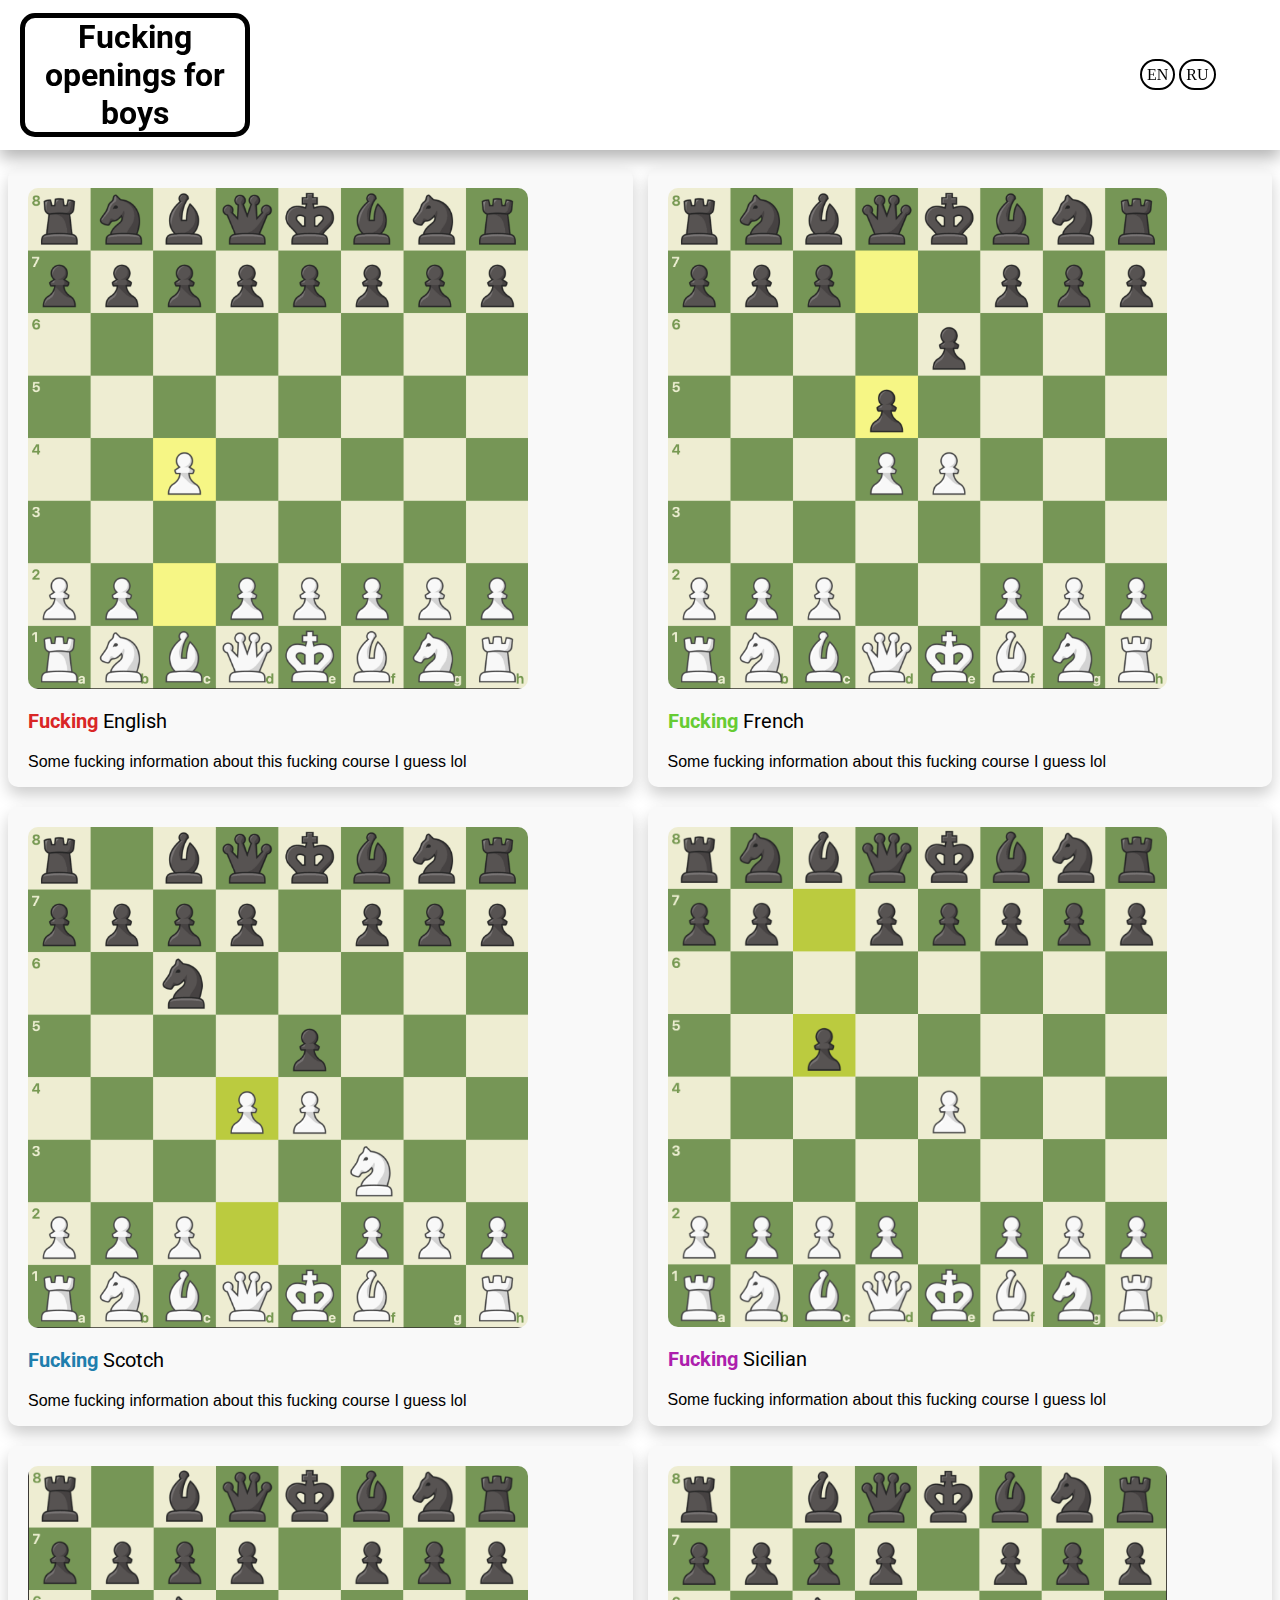
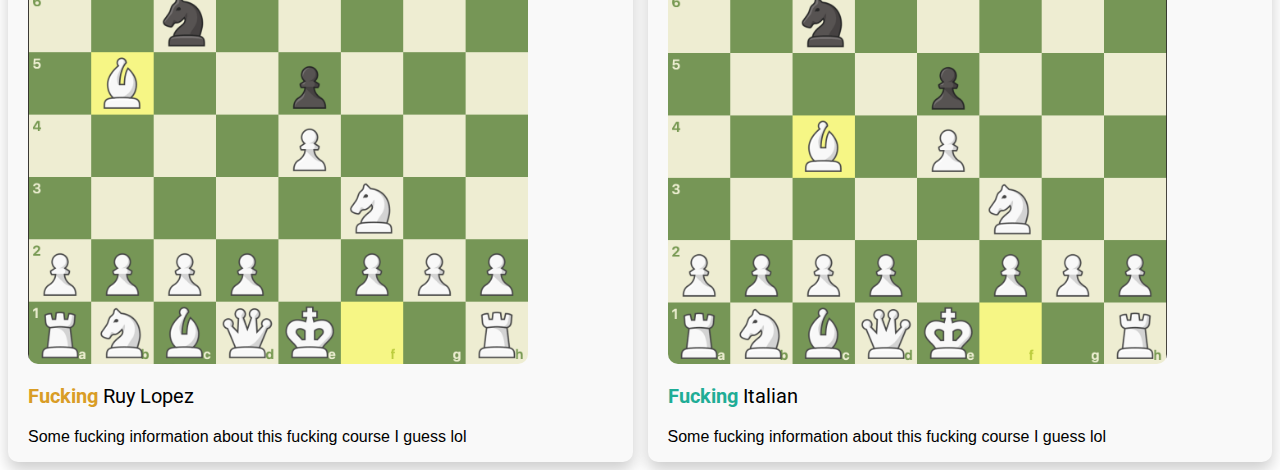
<file: index.html>
<!DOCTYPE html>
<html lang="en">
<head>
    <meta charset="UTF-8">
    <meta name="viewport" content="width=device-width, initial-scale=1.0">
    <title>Lovely openings</title>
    <link rel="stylesheet" href="styles/content.css">
    <link rel="stylesheet" href="styles/header.css">
    <link rel="stylesheet" href="styles/general.css">
    <link rel="preconnect" href="https://fonts.googleapis.com">
<link rel="preconnect" href="https://fonts.gstatic.com" crossorigin>
<link href="https://fonts.googleapis.com/css2?family=Roboto&display=swap" rel="stylesheet">
<link rel="preconnect" href="https://fonts.googleapis.com">
<link rel="preconnect" href="https://fonts.gstatic.com" crossorigin>
<link href="https://fonts.googleapis.com/css2?family=Roboto:wght@400;700;900&display=swap" rel="stylesheet">

</head>
<body>
<div class="header">
    <div class="head-mid-section">
        <a class="instlink" href="https://www.instagram.com/petrusevich_cup/" target="_blank">
            <h1>Fucking openings for boys</h1>
        </a>
    </div>
    <div class="head-right-section">
        <div class="lang-pref">
            <a href="grid.html" target="_blank" class="en-lang">EN</a>
            <a href="grid.html" target="_blank" class="ru-lang">RU</a>
        </div>
    </div>
</div>
    <div class="course-grid">
        
        <div class="open-preview">
            <div class="thumbnail">
                <img class="photo"; src="images/english.png">
            </div>
            <div class="whole-text">
                <p class="img-title">
                    <span class="e-span">Fucking</span> 
                    English
                </p>
                <p class="desc">Some fucking information about this fucking course I guess lol</p>
            </div>
        </div>


            <div class="open-preview">
                <a class=french-link href="french.html" target="_blank">
                        <div class="thumbnail">
                            <img class="photo"; src="images/french.png">
                        </div>
                        <p class="img-title">
                            <span class="f-span">Fucking</span> 
                            French
                        </p>
                        <p class="desc">Some fucking information about this fucking course I guess lol</p>
                </a>
            </div>   
                


        <div class="open-preview">
            <div class="thumbnail">
                <img class="photo"; src="images/scotch.png">
            </div>
            <div class="whole-text">
                <p class="img-title">
                    <span class="sc-span">Fucking</span> 
                    Scotch
                </p>
                <p class="desc">Some fucking information about this fucking course I guess lol</p>
            </div>
        </div>
    
        <div class="open-preview">
            <div class="thumbnail">
                <img class="photo"; src="images/sicilian.png">
            </div>
            <p class="img-title">
                <span class="s-span">Fucking</span> 
                Sicilian
            </p>
            <p class="desc">Some fucking information about this fucking course I guess lol</p>
        </div>

        <div class="open-preview">
            <div class="thumbnail">
                <img class="photo"; src="images/ruylopez.png">
            </div>
            <div class="whole-text">
                <p class="img-title">
                    <span class="r-span">Fucking</span> 
                    Ruy Lopez
                </p>
                <p class="desc">Some fucking information about this fucking course I guess lol</p>
            </div>
        </div>
    
        <div class="open-preview">
            <div class="thumbnail">
                <img class="photo"; src="images/italian.png">
            </div>
            <p class="img-title">
                <span class="i-span">Fucking</span> 
                Italian
            </p>
            <p class="desc">Some fucking information about this fucking course I guess lol</p>
        </div>
    </div>

</body>
</html>
</file>
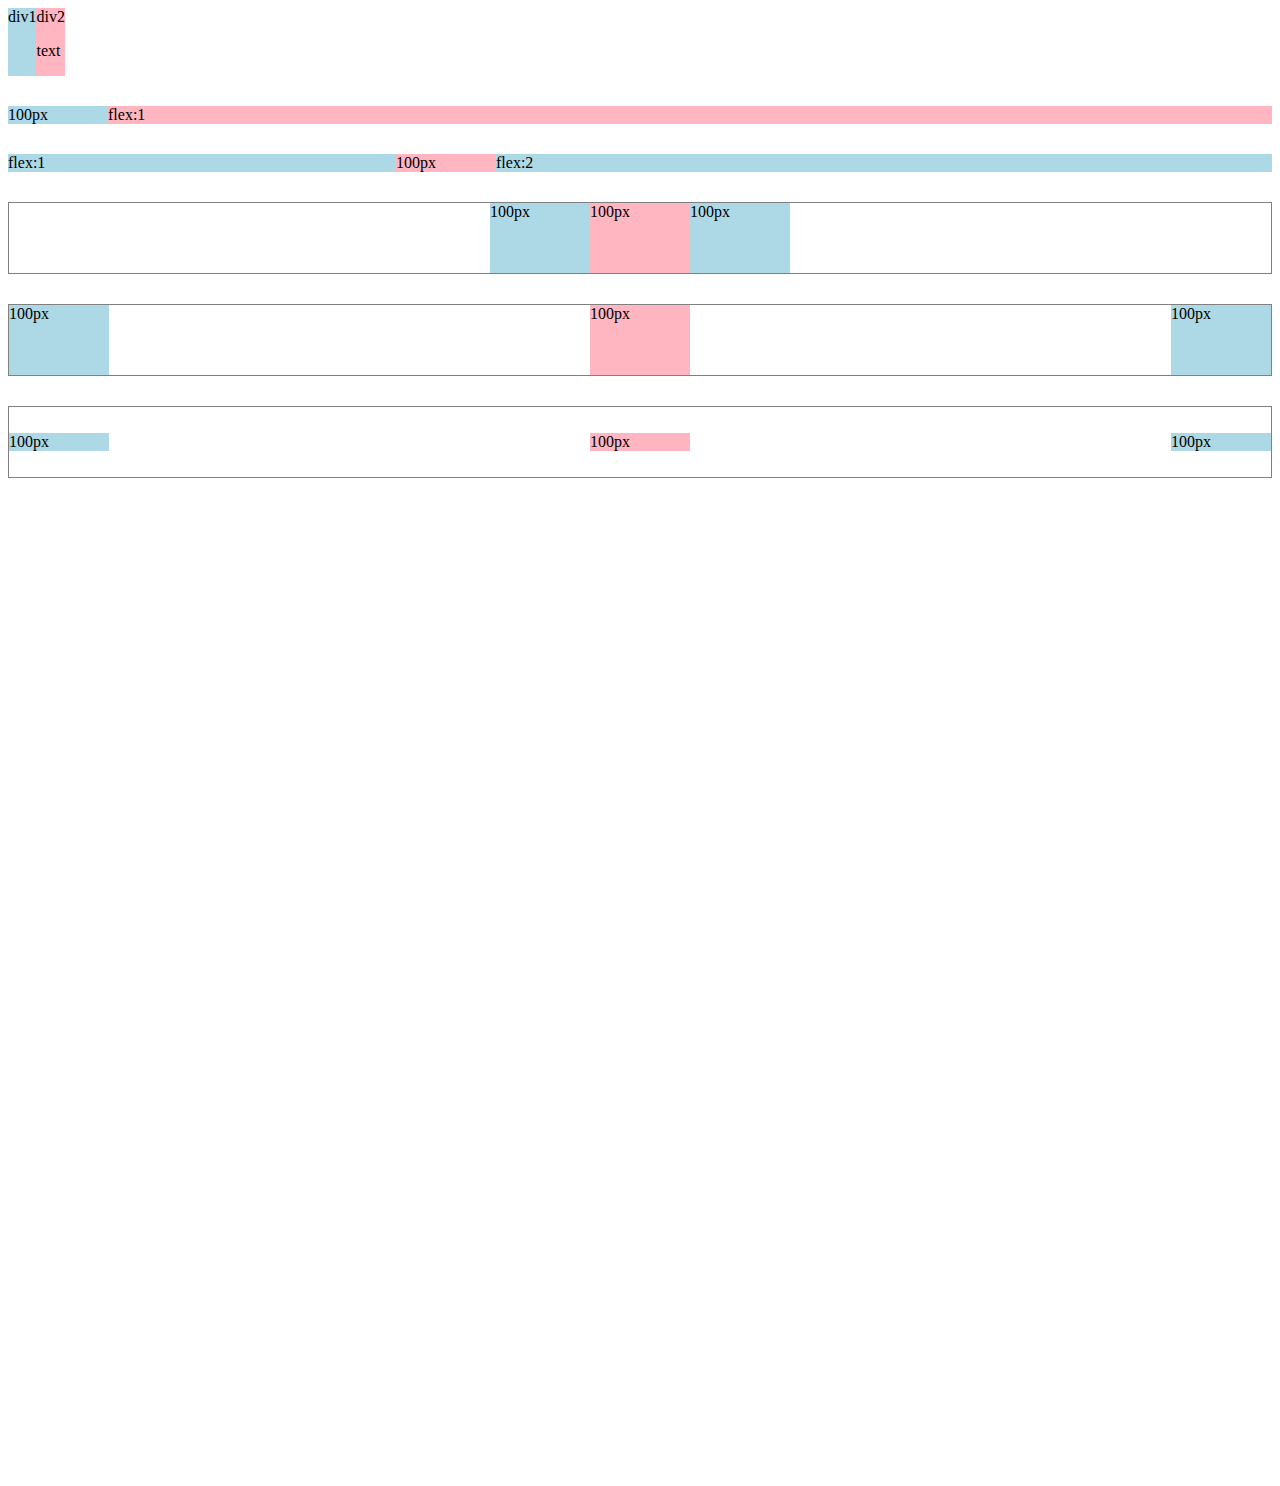
<file: flexbox.html>
<!DOCTYPE html>
<html lang="en">
<head>
    <meta charset="UTF-8">
    <meta name="viewport" content="width=device-width, initial-scale=1.0">
    <title>Document</title>
</head>
<body style="padding-bottom: 1000px;">
    <div style="
        display: flex;
        flex-direction: row;">
        <div style="background-color: lightblue;">div1</div>
        <div style="background-color: lightpink;">div2<p>text</p></div>
    </div>
    <div style="
        margin-top: 30px;
        display: flex;
        flex-direction: row;">
        <div style="background-color: lightblue; width: 100px;">100px</div>
        <div style="background-color: lightpink; flex: 1;">flex:1</div>
    </div>  
    <div style="
        margin-top: 30px;
        display: flex;
        flex-direction: row;">
        <div style="background-color: lightblue; flex: 1;">flex:1</div>
        <div style="background-color: lightpink; width: 100px;">100px</div>
        <div style="background-color: lightblue; flex: 2;">flex:2</div>
    </div>  
    <div style="
        margin-top: 30px;
        height: 70px;
        border: 1px solid grey;
        display: flex;
        flex-direction: row;
        justify-content: center;">
        <div style="background-color: lightblue; width: 100px;">100px</div>
        <div style="background-color: lightpink; width: 100px;">100px</div>
        <div style="background-color: lightblue; width: 100px;">100px</div>
    </div>  
        <div style="
        margin-top: 30px;
        height: 70px;
        border: 1px solid grey;
        display: flex;
        flex-direction: row;
        justify-content: space-between;">
        <div style="background-color: lightblue; width: 100px;">100px</div>
        <div style="background-color: lightpink; width: 100px;">100px</div>
        <div style="background-color: lightblue; width: 100px;">100px</div>
    </div>  
        </div>  
        <div style="
        margin-top: 30px;
        height: 70px;
        border: 1px solid grey;
        display: flex;
        flex-direction: row;
        justify-content: space-between;
        align-items: center;">
        <div style="background-color: lightblue; width: 100px;">100px</div>
        <div style="background-color: lightpink; width: 100px;">100px</div>
        <div style="background-color: lightblue; width: 100px;">100px</div>
    </div>  
</body>
</html>
</file>
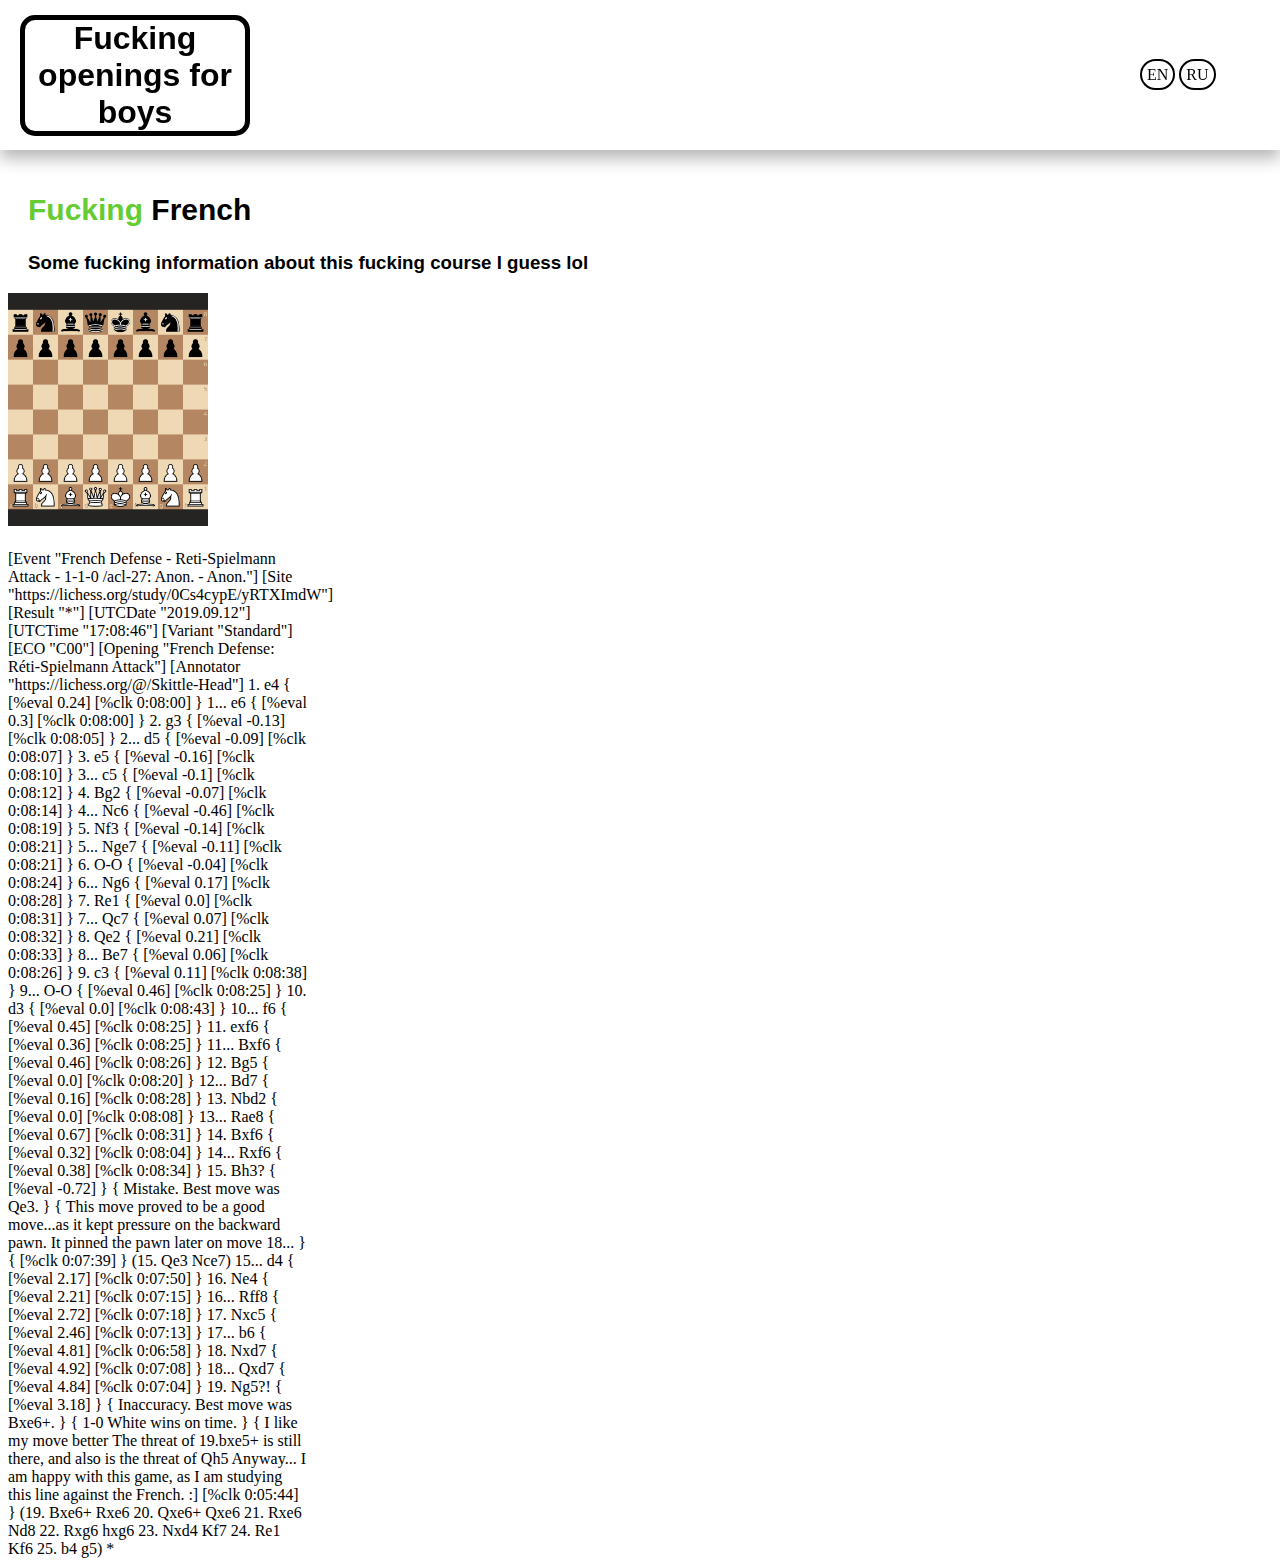
<file: french.html>
<!DOCTYPE html>
<html lang="en">
<head>
    <meta charset="UTF-8">
    <meta name="viewport" content="width=device-width, initial-scale=1.0">
    <title>Lovely French</title>
    <link rel="stylesheet" href="styles/content.css">
    <link rel="stylesheet" href="styles/header.css">
    <link rel="stylesheet" href="styles/general.css">
    <link rel="stylesheet" href="styles/french.css">
</head>
<body>
    <div class="header">
        <div class="head-mid-section">
            <a class="instlink" href="https://www.instagram.com/petrusevich_cup/" target="_blank">
                <h1>Fucking openings for boys</h1>
            </a>
        </div>
        <div class="head-right-section">
            <div class="lang-pref">
                <a href="grid.html" target="_blank" class="en-lang">EN</a>
                <a href="grid.html" target="_blank" class="ru-lang">RU</a>
            </div>
        </div>
    </div>
    <div class="naming">
        <h2> <span class="f-i-span">Fucking</span> French</h2>
        <div class="naming-description">
            <h3>Some fucking information about this fucking course I guess lol</h3>
        </div>
    </div>
    <div class="main">
        <div class="gif2">
            <img class=gif src="images/french.gif" repeat>
        </div>
        <div class="png">
                        [Event "French Defense - Reti-Spielmann Attack - 1-1-0 /acl-27: Anon. - Anon."]
            [Site "https://lichess.org/study/0Cs4cypE/yRTXImdW"]
            [Result "*"]
            [UTCDate "2019.09.12"]
            [UTCTime "17:08:46"]
            [Variant "Standard"]
            [ECO "C00"]
            [Opening "French Defense: Réti-Spielmann Attack"]
            [Annotator "https://lichess.org/@/Skittle-Head"]

            1. e4 { [%eval 0.24] [%clk 0:08:00] } 1... e6 { [%eval 0.3] [%clk 0:08:00] } 2. g3 { [%eval -0.13] [%clk 0:08:05] } 2... d5 { [%eval -0.09] [%clk 0:08:07] } 3. e5 { [%eval -0.16] [%clk 0:08:10] } 3... c5 { [%eval -0.1] [%clk 0:08:12] } 4. Bg2 { [%eval -0.07] [%clk 0:08:14] } 4... Nc6 { [%eval -0.46] [%clk 0:08:19] } 5. Nf3 { [%eval -0.14] [%clk 0:08:21] } 5... Nge7 { [%eval -0.11] [%clk 0:08:21] } 6. O-O { [%eval -0.04] [%clk 0:08:24] } 6... Ng6 { [%eval 0.17] [%clk 0:08:28] } 7. Re1 { [%eval 0.0] [%clk 0:08:31] } 7... Qc7 { [%eval 0.07] [%clk 0:08:32] } 8. Qe2 { [%eval 0.21] [%clk 0:08:33] } 8... Be7 { [%eval 0.06] [%clk 0:08:26] } 9. c3 { [%eval 0.11] [%clk 0:08:38] } 9... O-O { [%eval 0.46] [%clk 0:08:25] } 10. d3 { [%eval 0.0] [%clk 0:08:43] } 10... f6 { [%eval 0.45] [%clk 0:08:25] } 11. exf6 { [%eval 0.36] [%clk 0:08:25] } 11... Bxf6 { [%eval 0.46] [%clk 0:08:26] } 12. Bg5 { [%eval 0.0] [%clk 0:08:20] } 12... Bd7 { [%eval 0.16] [%clk 0:08:28] } 13. Nbd2 { [%eval 0.0] [%clk 0:08:08] } 13... Rae8 { [%eval 0.67] [%clk 0:08:31] } 14. Bxf6 { [%eval 0.32] [%clk 0:08:04] } 14... Rxf6 { [%eval 0.38] [%clk 0:08:34] } 15. Bh3? { [%eval -0.72] } { Mistake. Best move was Qe3. } { This move proved to be a good move...as it kept pressure on the backward pawn. It pinned the pawn later on move 18... } { [%clk 0:07:39] } (15. Qe3 Nce7) 15... d4 { [%eval 2.17] [%clk 0:07:50] } 16. Ne4 { [%eval 2.21] [%clk 0:07:15] } 16... Rff8 { [%eval 2.72] [%clk 0:07:18] } 17. Nxc5 { [%eval 2.46] [%clk 0:07:13] } 17... b6 { [%eval 4.81] [%clk 0:06:58] } 18. Nxd7 { [%eval 4.92] [%clk 0:07:08] } 18... Qxd7 { [%eval 4.84] [%clk 0:07:04] } 19. Ng5?! { [%eval 3.18] } { Inaccuracy. Best move was Bxe6+. } { 1-0 White wins on time. } { I like my move better The threat of 19.bxe5+ is still there, and also is the threat of Qh5 Anyway... I am happy with this game, as I am studying this line against the French. :] [%clk 0:05:44] } (19. Bxe6+ Rxe6 20. Qxe6+ Qxe6 21. Rxe6 Nd8 22. Rxg6 hxg6 23. Nxd4 Kf7 24. Re1 Kf6 25. b4 g5) *
        </div>
    </div>
</body>
</html>
</file>
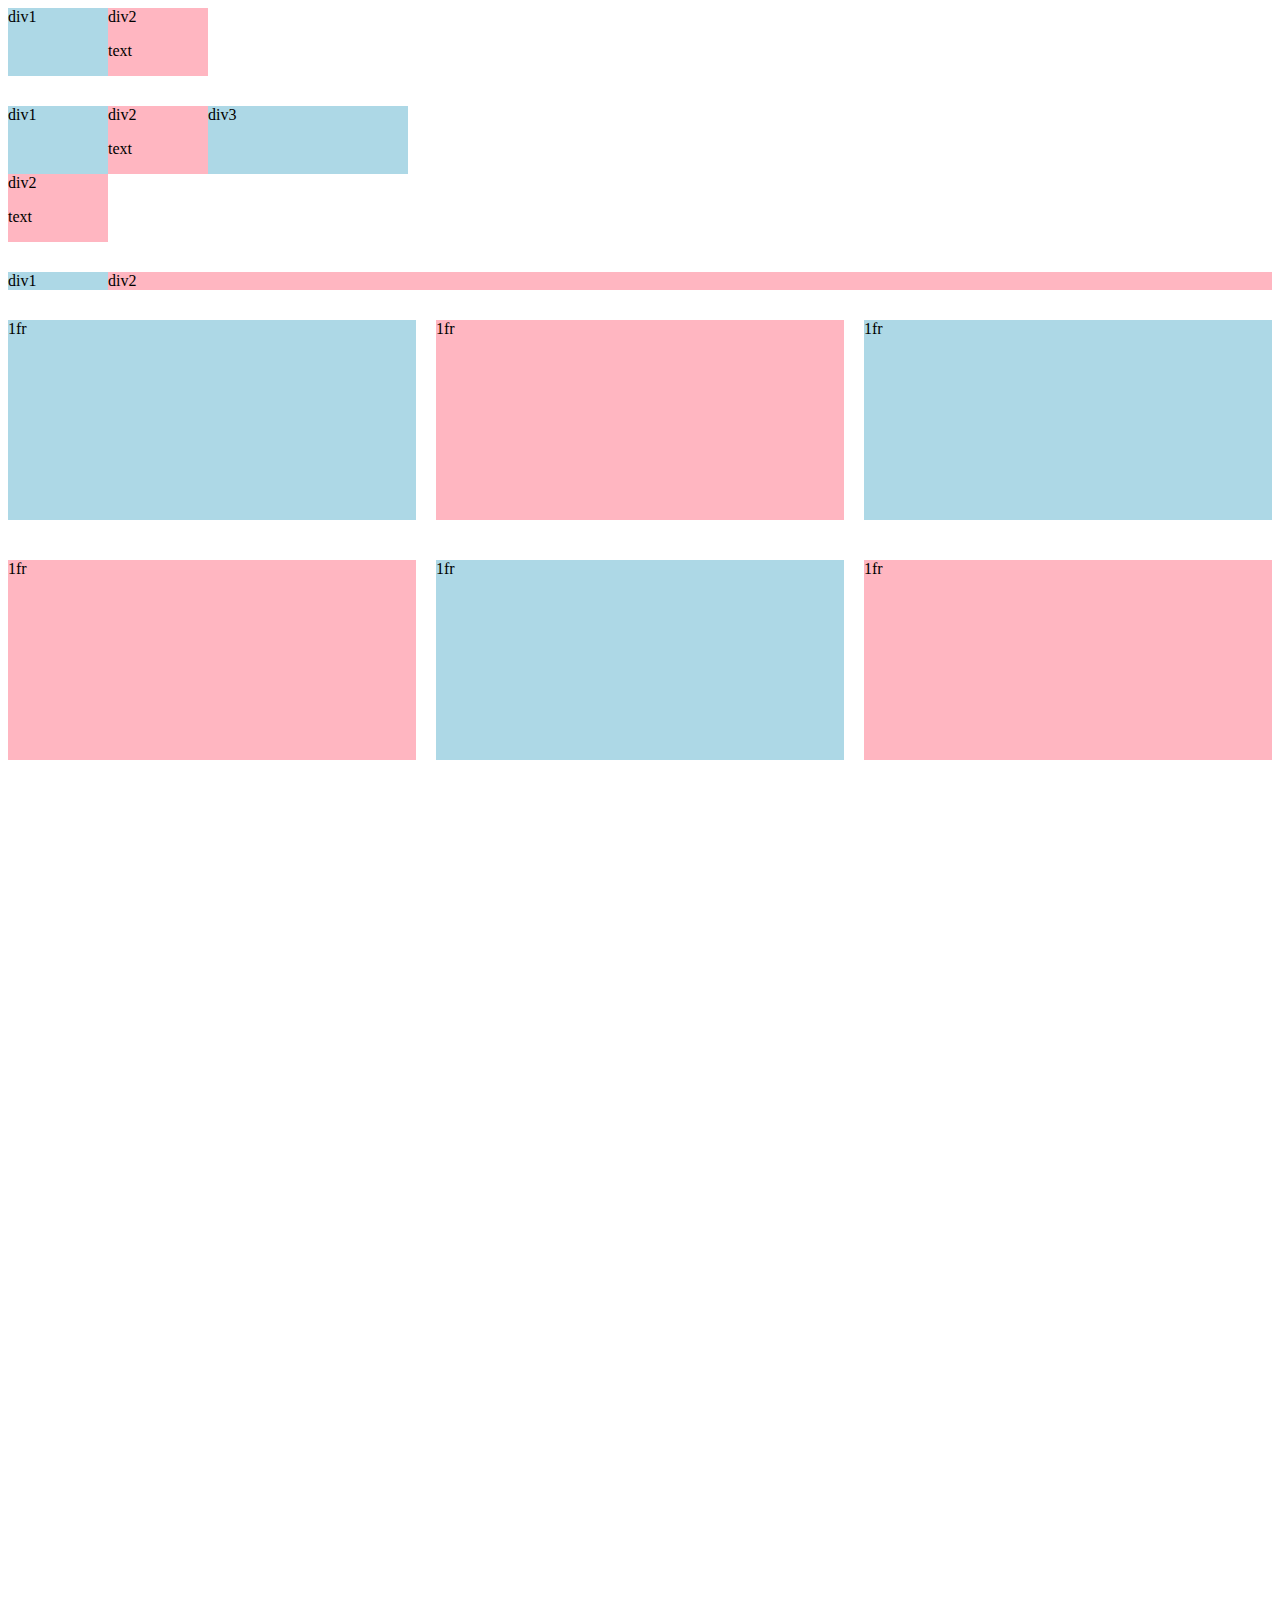
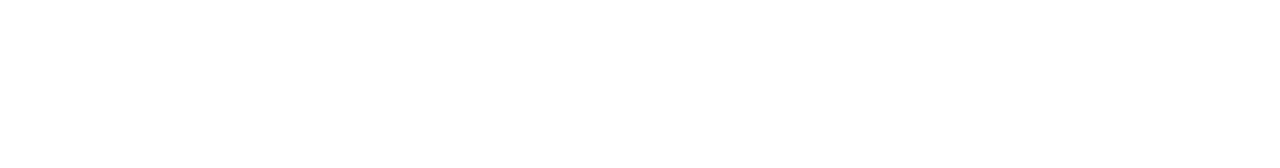
<file: grid.html>
<!DOCTYPE html>
<html lang="en">
<head>
    <meta charset="UTF-8">
    <meta name="viewport" content="width=device-width, initial-scale=1.0">
    <title>Document</title>
</head>
<body style=" padding-bottom: 1000px">
    <div style="
        display: grid;
        grid-template-columns: 100px 100px;
        ">
        <div style="background-color: lightblue;">div1</div>
        <div style="background-color: lightpink;">div2<p>text</p></div>
    </div>

    <div style="
        margin-top: 30px;
        display: grid;
        grid-template-columns: 100px 100px 200px;
        ">
        <div style="background-color: lightblue;">div1</div>
        <div style="background-color: lightpink;">div2<p>text</p></div>
        <div style="background-color: lightblue;">div3</div>
        <div style="background-color: lightpink;">div2<p>text</p></div>
    </div>

    <div style="
        margin-top: 30px;
        display: grid;
        grid-template-columns: 100px 100fr;
        ">
        <div style="background-color: lightblue;">div1</div>
        <div style="background-color: lightpink;">div2</div>
    </div>

    <div style="
    margin-top: 30px;
    display: grid;
    grid-template-columns: 1fr 1fr 1fr;
    column-gap: 20px;
    row-gap: 40px;
    ">
    <div style="background-color: lightblue; height: 200px;">1fr</div>
    <div style="background-color: lightpink; height: 200px;">1fr</div>
    <div style="background-color: lightblue; height: 200px;">1fr</div>
    <div style="background-color: lightpink; height: 200px;">1fr</div>
    <div style="background-color: lightblue; height: 200px;">1fr</div>
    <div style="background-color: lightpink; height: 200px;">1fr</div>
</div>
</body>
</html>
</file>
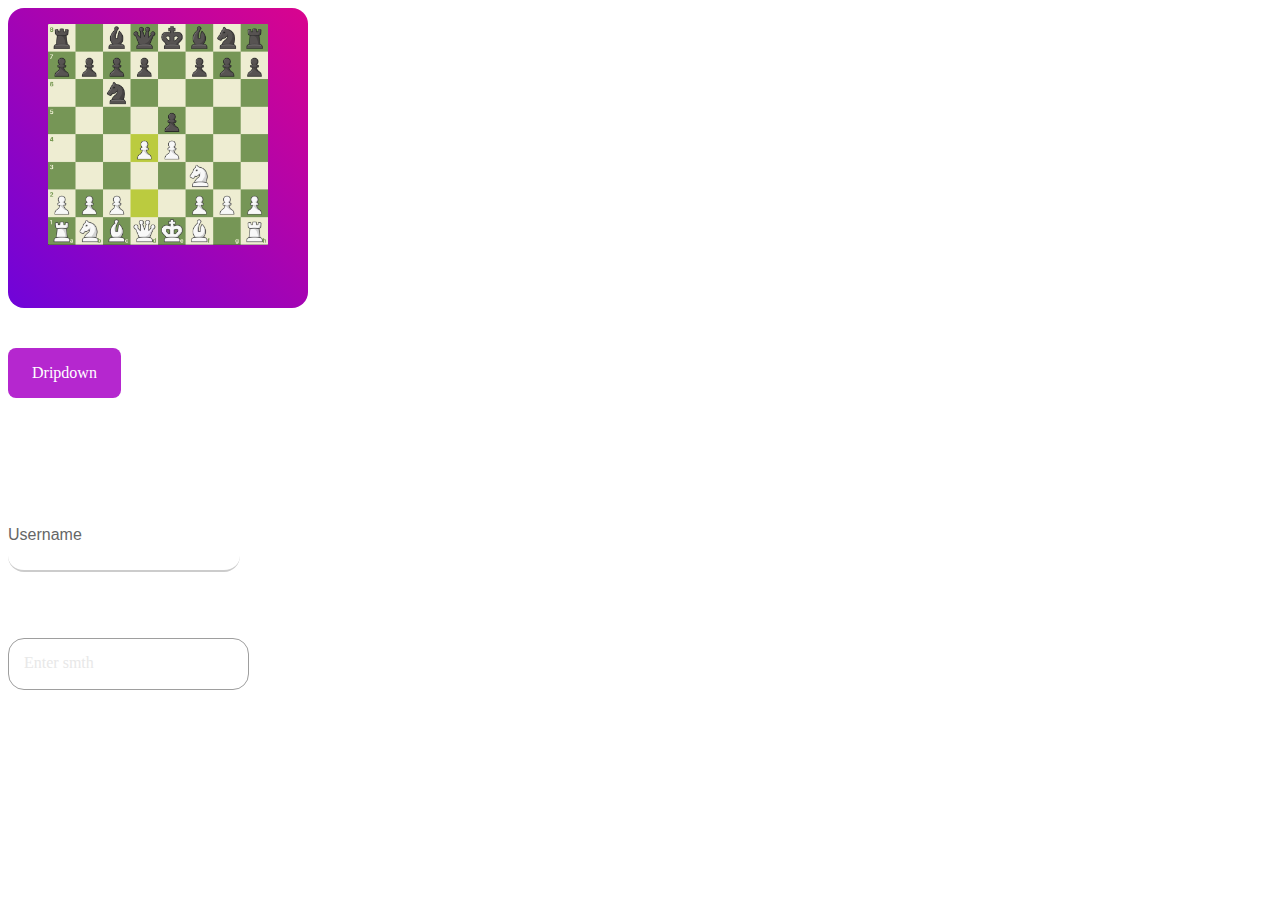
<file: test/kidding-buttons.html>
<!DOCTYPE html>
<html lang="en">
<head>
    <meta charset="UTF-8">
    <meta name="viewport" content="width=device-width, initial-scale=1.0">
    <title>Document</title>
    <link rel="stylesheet" href="style.css">
</head>
<body>
    <div class="flip-card">
        <div class="flip-card-inner">
            <div class="flip-card-front">
                <img src="image.png">
            </div>
            <div class="flip-card-back">
                <img src="image.png" />
                <h3>Something Fucking</h3>
                <h1>For fucking free</h1>
            </div>
        </div>
    </div>

    <div class="dropdown">
        <button class="button">Dripdown</button>
        <div class="content">
            <a href="">Menu</a>
            <a href="">Contacts</a>
            <a href="">Info</a>
        </div>
    </div>

    <div class="input-data">
        <input type="text" required>
        <div class="underline"></div>
        <label>Username</label>
    </div>

    <div class="input-group">
        <input type="text" />
        <label>Enter smth</label>
    </div>
</body>
</html>
</file>
<file: styles/content.css>
.course-grid{
    display: grid;
    grid-template-columns: repeat(auto-fit,
    minmax(200px, 1fr));
    column-gap: 15px;
    row-gap: 20px;
}
.open-preview{
    background-color: #f9f9f9;
    border-radius: 10px;
    box-shadow:
        0px 8px 16px 0px
        rgba(0,0,0,0.2);
}
.open-preview:hover{
    background-color: #f9f9f9;
    border-radius: 10px;
    box-shadow:
        0px 8px 16px 0px
        rgba(0,0,0,0.3);
}
.thumbnail{
    display: flex;
    width: 100%;
    object-fit: contain;
}
.photo{
    width: 80%;
    object-fit: contain;
    margin-left: 20px;
    margin-top: 20px;
    
}
.e-span{
    font-family: 'Roboto', Arial;
    font-weight: bold;
    font-size: 20px;
    color: hsl(0, 70%, 50%);
    margin-left: 20px;
}
.f-span{
    font-family: 'Roboto', Arial;
    font-weight: bold;
    font-size: 20px;
    color: hsl(100, 60%, 50%);
    margin-left: 20px;
}
.sc-span{
    font-family: 'Roboto', Arial;
    font-weight: bold;
    font-size: 20px;
    color: hsl(200, 70%, 40%);
    margin-left: 20px;
}
.s-span{
    font-family: 'Roboto', Arial;
    font-weight: bold;
    font-size: 20px;
    color: hsl(300, 70%, 40%);
    margin-left: 20px;
}
.r-span{
    font-family: 'Roboto', Arial;
    font-weight: bold;
    font-size: 20px;
    color: hsl(400, 70%, 50%);
    margin-left: 20px;
}
.i-span{
    font-family: 'Roboto', Arial;
    font-weight: bold;
    font-size: 20px;
    color: hsl(170, 70%, 40%);
    margin-left: 20px;
}

.img-title{
    font-family: 'Roboto', Arial;
    font-size: 20px;
    width: 200px;
}
.french-link{
    text-decoration: none;
    color:black;
}
.photo{
    border-radius: 10px;
}
</file>
<file: styles/header.css>
.header{
    height: 150px;
    display: flex;
    flex-direction: row;
    justify-content: space-between;
    margin-bottom: 40px;
    box-shadow:
        0px 8px 16px 0px
        rgba(0,0,0,0.3);
    position: fixed;
    top: 0;
    left: 0;
    right: 0;
    height: 150px;
    background-color: white;
}
.head-mid-section{
    width: 220px;
    margin-right: 30px;
    margin-left: 20px;
    display: flex;
    align-items: center;
}
.head-right-section{
    display: flex;
    width: 130px;
    min-width: 130px;
    align-items: center;
    margin-right: 10px;
    margin-left: 20px;
}
h1{
    display: inline-block;
    text-align: center;
    width: 220px;
    font-family: 'Roboto', Arial;
    border: 5px solid black;
    border-radius: 15px;
    align-items: center;
}
.instabut{
    width: 90px;
    height: 90px;
    margin-left: 60px;
}
.en-lang{
    text-decoration: none;
    text-transform: uppercase;
    color: black;
    border: 2px solid black;
    border-radius: 30px;
    padding: 5px;
    position: relative;
    overflow: hidden;
    transition: color 0.5s;
}
.en-lang:hover{
    color: white;
    background-color: black;
}
.en-lang:before{
    content:"";
    position: absolute;
    top: 0;
    left: -5px;
    width: 0;
    height: 100%;
    background-color: #f9f9f9;
    transform: skewX(35deg);
    z-index: -1;
    transition: width 0.5s;
}
.en-lang:hover::before{
    width: 150%;
}
.ru-lang{
    text-decoration: none;
    text-transform: uppercase;
    color: black;
    border: 2px solid black;
    border-radius: 30px;
    padding: 5px;
    position: relative;
    overflow: hidden;
    transition: color 0.5s;
}
.ru-lang:hover{
    color: white;
    background-color: black;
}
.ru-lang:before{
    content:"";
    position: absolute;
    top: 0;
    left: -5px;
    width: 0;
    height: 100%;
    background-color: #f9f9f9;
    transform: skewX(35deg);
    z-index: -1;
    transition: width 0.5s;
}
.ru-lang:hover::before{
    width: 150%;
}
.instlink{
    color: black;
}
.instlink:visited{
    color: black;
}
</file>
<file: styles/general.css>
.desc{
    font-family: Arial, Helvetica, sans-serif;
    margin-left: 20px;
    margin-right: 20px;
}
body{
    padding-top: 160px;
}
@media (min-width: 768px) {
    .course-grid{
      grid-template-columns: 1fr 1fr
    }
}
</file>
<file: styles/french.css>
.naming{
    display: inline-block;

}
.f-i-span{
    font-family: 'Roboto', Arial;
    font-weight: bold;
    font-size: 30px;
    color: hsl(100, 60%, 50%);
    margin-left: 20px;
}
h2{
    font-family: 'Roboto', Arial;
    font-size: 30px;
}
.naming-description{
    font-family: Arial, Helvetica, sans-serif;
    margin-left: 20px;
    margin-right: 20px;
}
.gif{
    width: 200px;
    margin-bottom: 20px;
}
.png{
    display: inline-block;
    width: 300px;
}
</file>
<file: test/style.css>
.flip-card{
   background-color: transparent; 
   width: 300px;
   height: 300px;
   perspective: 1000px;
}
.flip-card-inner{
    position:relative;
    width: 100%;
    height: 100%;
    text-align: center;
    transition: transform 0.6s;
    transform-style: preserve-3d;
}
.flip-card:hover .flip-card-inner{
    transform: rotateY(180deg);
}
.flip-card-front,
.flip-card-back{
    position: absolute;
    width: 100%;
    height: 100%;-webkit-backface-visibility: hidden;
    backface-visibility: hidden;
    border-radius: 16px;
}
.flip-card-front{
    background-image: 
        linear-gradient(
            45deg, #6f04d9, #d9048e
        );
}
.flip-card-front img{
    width: 220px;
    margin-top: 1rem;
}
.flip-card-back{
    background-image: 
        linear-gradient(
            315deg, #6F04D9, #8a045c
        );
    color: #ffffff;
    transform: rotateY(180deg);
}
.flip-card-back img{
    width: 140px;
    margin-top: 1rem;
}
.flip-card-back h3{
    margin-bottom: 0.3rem;
}
.flip-card-back h1{
    margin: 0;
}

.dropdown{
    position: relative;
    display:inline-block;
    margin-top: 40px;
}
.dropdown .button{
    background-color: #b527cf;
    color: #ffffff;
    padding: 16px 24px;
    font-size: 16px;
    font-family: inherit;
    border: none;
    border-radius: 8px;
    transition: 0.3s;
    cursor: pointer;
}
.dropdown .content{
    position: absolute;
    background-color: #f9f9f9;
    min-width: 160px;
    box-shadow:
        0px 8px 16px 0px
        rgba(0,0,0,0.2);
    z-index: -1;
    opacity: 0;
    border-radius: 8px;
    transition: 0.3s;
}
.dropdown .content a{
    display: block;
    color: #212121;
    padding: 12px 24px;
    text-decoration: none;
    border-radius: 8px;
    transition: 0.3s;
}
.dropdown .content a:hover{
    background: #e3e3e3;
}
.dropdown:hover .button{
    background: #9b18b2;
}
.dropdown:hover .content{
    opacity: 1;
    z-index: 1;
}

.input-data .underline{
    position: absolute;
    height: 2px;
    width: 100%;
    bottom: 0;
}
.input-data .underline:before{
    position: absolute;
    content: "";
    height: 100%;
    width: 100%;
    background: #4158d0;
    transform: scaleX(0);
    transform-origin: center;
    transition: transform 0.3s ease;
}
.input-data input:focus ~ .underline:before,
.input-data input:valid ~ .underline:before{
    transform: scaleX(1);
}
.input-data{
    margin-top: 100px;
    height: 40px;
    width: 200px;
    position: relative;
}
.input-data input{
    height: 100%;
    width: 100%;
    border: none;
    font-size: 17px;
    border-bottom: 2px solid #ccc;
}
.input-data input:focus ~ label,
.input-data input:valid ~ label{
    transform: translateY(-20px);
    font-size: 15px;
    bottom: 25px;
}
.input-data label{
    font-family: Arial, Helvetica, sans-serif;
    position: absolute;
    bottom: 10px;
    left: 0;
    color: #666;
    transition: all 0.3 ease;
}

.input-group{
    position: relative;
    margin-top: 100px;
}
input{
    border: solid 1.5px #9e9e9e;
    border-radius: 1rem;
    background: none;
    padding: 1rem;
    font-size: 1rem;
    color: #F5F5F5;
    transition: 150ms cubic-bezier(0.4,0,0.2,1);
}
label{
    position: absolute;
    left: 16px;
    color: #e8e8e8;
    pointer-events: none;
    transform: translateY(1rem);
    transition: 150ms cubic-bezier(0.4,0,0.2,1);
}
input:focus{
    outline: none;
    border: 1.5px solid #1a73e8;
}
input:focus ~ label{
    transform: translateY(-50%) scale(0.8);
    background-color: #ffffff;
    padding: 0 0.2em;
    color: #2196f3;
}
</file>
